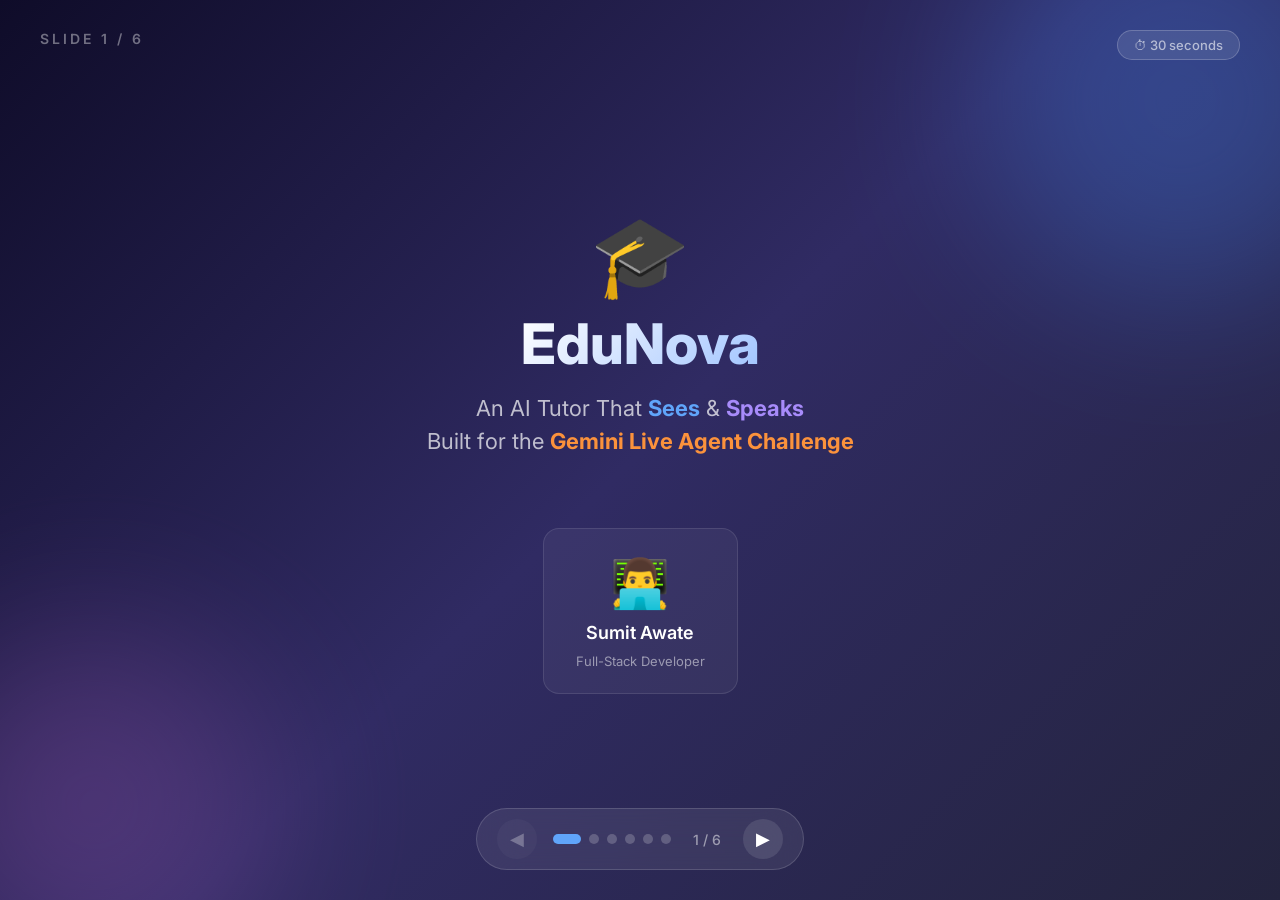
<file: presentation.html>
<!DOCTYPE html>
<html lang="en">
<head>
    <meta charset="UTF-8">
    <meta name="viewport" content="width=device-width, initial-scale=1.0">
    <title>EduNova — Hackathon Pitch Deck</title>
    <link href="https://fonts.googleapis.com/css2?family=Inter:wght@300;400;500;600;700;800;900&display=swap" rel="stylesheet">
    <style>
        /* ── Reset & Base ─────────────────────────────────────── */
        *, *::before, *::after { margin: 0; padding: 0; box-sizing: border-box; }
        html, body { height: 100%; overflow: hidden; font-family: 'Inter', sans-serif; background: #0a0a1a; color: #fff; }

        /* ── Slide Container ──────────────────────────────────── */
        .slide-container { position: relative; width: 100vw; height: 100vh; overflow: hidden; }

        .slide {
            position: absolute; inset: 0;
            display: flex; flex-direction: column; justify-content: center; align-items: center;
            padding: 60px 80px;
            opacity: 0; transform: translateX(60px);
            transition: opacity 0.6s ease, transform 0.6s ease;
            pointer-events: none;
        }
        .slide.active {
            opacity: 1; transform: translateX(0);
            pointer-events: all;
        }
        .slide.exit-left {
            opacity: 0; transform: translateX(-60px);
        }

        /* ── Backgrounds ──────────────────────────────────────── */
        .bg-gradient-1 { background: linear-gradient(135deg, #0f0c29, #302b63, #24243e); }
        .bg-gradient-2 { background: linear-gradient(135deg, #1a1a2e, #16213e, #0f3460); }
        .bg-gradient-3 { background: linear-gradient(135deg, #0d1117, #161b22, #1a2332); }
        .bg-gradient-4 { background: linear-gradient(135deg, #1b1b3a, #2d2d5e, #1b1b3a); }
        .bg-gradient-5 { background: linear-gradient(135deg, #0a192f, #112240, #1d3557); }
        .bg-gradient-6 { background: linear-gradient(135deg, #0f0c29, #302b63, #24243e); }

        /* Animated gradient orbs */
        .orb {
            position: absolute; border-radius: 50%; filter: blur(80px); opacity: 0.3;
            animation: float 8s ease-in-out infinite;
        }
        .orb-1 { width: 400px; height: 400px; background: #4285f4; top: -100px; right: -100px; animation-delay: 0s; }
        .orb-2 { width: 350px; height: 350px; background: #9b59b6; bottom: -80px; left: -80px; animation-delay: 2s; }
        .orb-3 { width: 300px; height: 300px; background: #00d2ff; top: 50%; left: 50%; animation-delay: 4s; }

        @keyframes float {
            0%, 100% { transform: translate(0, 0) scale(1); }
            33% { transform: translate(30px, -30px) scale(1.05); }
            66% { transform: translate(-20px, 20px) scale(0.95); }
        }

        /* ── Typography ───────────────────────────────────────── */
        .slide-number {
            position: absolute; top: 30px; left: 40px;
            font-size: 14px; font-weight: 600; text-transform: uppercase;
            letter-spacing: 3px; color: rgba(255,255,255,0.4);
        }
        .timer-badge {
            position: absolute; top: 30px; right: 40px;
            background: rgba(255,255,255,0.1); border: 1px solid rgba(255,255,255,0.2);
            border-radius: 20px; padding: 6px 16px;
            font-size: 13px; font-weight: 500; color: rgba(255,255,255,0.6);
        }
        .slide-title {
            font-size: 56px; font-weight: 800; line-height: 1.1;
            background: linear-gradient(135deg, #fff, #a0c4ff);
            -webkit-background-clip: text; -webkit-text-fill-color: transparent;
            background-clip: text; text-align: center; margin-bottom: 16px;
        }
        .slide-subtitle {
            font-size: 22px; font-weight: 400; color: rgba(255,255,255,0.7);
            text-align: center; max-width: 700px; line-height: 1.5; margin-bottom: 40px;
        }
        .highlight { color: #60a5fa; -webkit-text-fill-color: #60a5fa; font-weight: 700; }
        .highlight-green { color: #34d399; -webkit-text-fill-color: #34d399; font-weight: 700; }
        .highlight-purple { color: #a78bfa; -webkit-text-fill-color: #a78bfa; font-weight: 700; }
        .highlight-orange { color: #fb923c; -webkit-text-fill-color: #fb923c; font-weight: 700; }

        /* ── Slide 1: Intro ───────────────────────────────────── */
        .logo-big { font-size: 80px; margin-bottom: 10px; }
        .team-grid {
            display: flex; gap: 40px; margin-top: 30px; flex-wrap: wrap; justify-content: center;
        }
        .team-member {
            display: flex; flex-direction: column; align-items: center; gap: 10px;
            background: rgba(255,255,255,0.05); border: 1px solid rgba(255,255,255,0.1);
            border-radius: 16px; padding: 24px 32px; min-width: 180px;
            transition: transform 0.3s, background 0.3s;
        }
        .team-member:hover { transform: translateY(-4px); background: rgba(255,255,255,0.08); }
        .team-avatar { font-size: 48px; }
        .team-name { font-size: 18px; font-weight: 600; }
        .team-role { font-size: 13px; color: rgba(255,255,255,0.5); }

        /* ── Slide 2: Problem ─────────────────────────────────── */
        .problem-stats {
            display: grid; grid-template-columns: repeat(3, 1fr); gap: 24px;
            margin-top: 30px; max-width: 900px; width: 100%;
        }
        .stat-card {
            background: rgba(255,255,255,0.05); border: 1px solid rgba(255,255,255,0.1);
            border-radius: 16px; padding: 28px; text-align: center;
        }
        .stat-number {
            font-size: 42px; font-weight: 800;
            background: linear-gradient(135deg, #f97316, #ef4444);
            -webkit-background-clip: text; -webkit-text-fill-color: transparent;
            background-clip: text;
        }
        .stat-label { font-size: 14px; color: rgba(255,255,255,0.6); margin-top: 8px; line-height: 1.4; }

        /* ── Slide 3: Impact ──────────────────────────────────── */
        .impact-grid {
            display: grid; grid-template-columns: repeat(2, 1fr); gap: 20px;
            margin-top: 30px; max-width: 850px; width: 100%;
        }
        .impact-card {
            background: rgba(255,255,255,0.05); border: 1px solid rgba(255,255,255,0.1);
            border-radius: 16px; padding: 24px; display: flex; gap: 16px; align-items: flex-start;
        }
        .impact-icon { font-size: 36px; flex-shrink: 0; }
        .impact-text h3 { font-size: 18px; font-weight: 600; margin-bottom: 6px; }
        .impact-text p { font-size: 14px; color: rgba(255,255,255,0.6); line-height: 1.5; }

        /* ── Slide 4: Product ─────────────────────────────────── */
        .usp-statement {
            font-size: 28px; font-weight: 600; text-align: center;
            max-width: 800px; line-height: 1.4; margin-bottom: 40px;
            color: rgba(255,255,255,0.9);
        }
        .features-row {
            display: flex; gap: 24px; max-width: 1000px; width: 100%;
        }
        .feature-card {
            flex: 1; background: rgba(255,255,255,0.05);
            border: 1px solid rgba(255,255,255,0.1);
            border-radius: 20px; padding: 32px; text-align: center;
            transition: transform 0.3s, border-color 0.3s;
        }
        .feature-card:hover { transform: translateY(-6px); border-color: rgba(96,165,250,0.4); }
        .feature-icon { font-size: 48px; margin-bottom: 16px; }
        .feature-title { font-size: 20px; font-weight: 700; margin-bottom: 10px; }
        .feature-desc { font-size: 14px; color: rgba(255,255,255,0.6); line-height: 1.5; }

        /* ── Slide 5: Demo ────────────────────────────────────── */
        .demo-content { max-width: 1000px; width: 100%; }
        .demo-flow {
            display: flex; align-items: center; justify-content: center;
            gap: 16px; margin-top: 30px; flex-wrap: wrap;
        }
        .demo-step {
            background: rgba(255,255,255,0.05); border: 1px solid rgba(255,255,255,0.15);
            border-radius: 16px; padding: 20px 24px; text-align: center; min-width: 160px;
            position: relative;
        }
        .demo-step-num {
            position: absolute; top: -12px; left: 50%; transform: translateX(-50%);
            background: #4285f4; color: #fff; font-size: 12px; font-weight: 700;
            width: 24px; height: 24px; border-radius: 50%;
            display: flex; align-items: center; justify-content: center;
        }
        .demo-step-icon { font-size: 32px; margin-bottom: 8px; }
        .demo-step-label { font-size: 13px; font-weight: 600; }
        .demo-arrow { font-size: 24px; color: rgba(255,255,255,0.3); }
        .tech-badges {
            display: flex; gap: 12px; justify-content: center; margin-top: 36px; flex-wrap: wrap;
        }
        .tech-badge {
            background: rgba(255,255,255,0.08); border: 1px solid rgba(255,255,255,0.15);
            border-radius: 20px; padding: 8px 18px; font-size: 13px; font-weight: 500;
            color: rgba(255,255,255,0.7);
        }

        /* ── Slide 6: Wrap Up ─────────────────────────────────── */
        .wrapup-points {
            display: flex; flex-direction: column; gap: 20px; margin-top: 30px;
            max-width: 700px; width: 100%;
        }
        .wrapup-point {
            display: flex; align-items: center; gap: 16px;
            background: rgba(255,255,255,0.05); border: 1px solid rgba(255,255,255,0.1);
            border-radius: 14px; padding: 20px 28px;
        }
        .wrapup-icon { font-size: 32px; }
        .wrapup-text { font-size: 18px; font-weight: 500; line-height: 1.4; }
        .cta {
            margin-top: 40px; font-size: 26px; font-weight: 700;
            background: linear-gradient(135deg, #60a5fa, #a78bfa);
            -webkit-background-clip: text; -webkit-text-fill-color: transparent;
            background-clip: text;
        }

        /* ── Navigation ───────────────────────────────────────── */
        .nav-bar {
            position: fixed; bottom: 30px; left: 50%; transform: translateX(-50%);
            display: flex; align-items: center; gap: 16px;
            background: rgba(255,255,255,0.08); backdrop-filter: blur(20px);
            border: 1px solid rgba(255,255,255,0.15);
            border-radius: 50px; padding: 10px 20px; z-index: 100;
        }
        .nav-btn {
            background: rgba(255,255,255,0.1); border: none; color: #fff;
            width: 40px; height: 40px; border-radius: 50%; cursor: pointer;
            font-size: 18px; display: flex; align-items: center; justify-content: center;
            transition: background 0.2s;
        }
        .nav-btn:hover { background: rgba(255,255,255,0.2); }
        .nav-btn:disabled { opacity: 0.3; cursor: default; }
        .nav-dots { display: flex; gap: 8px; }
        .nav-dot {
            width: 10px; height: 10px; border-radius: 50%;
            background: rgba(255,255,255,0.2); transition: all 0.3s; cursor: pointer;
        }
        .nav-dot.active { background: #60a5fa; width: 28px; border-radius: 5px; }
        .slide-counter { font-size: 14px; color: rgba(255,255,255,0.5); font-weight: 500; min-width: 40px; text-align: center;}

        /* ── Architecture Diagram (text-based) ────────────────── */
        .arch-box {
            background: rgba(255,255,255,0.04); border: 1px solid rgba(255,255,255,0.12);
            border-radius: 12px; padding: 16px 20px; text-align: center;
            font-size: 14px; font-weight: 500;
        }
        .arch-row { display: flex; gap: 16px; justify-content: center; align-items: center; margin-bottom: 12px; }
        .arch-arrow { color: rgba(255,255,255,0.3); font-size: 20px; }

        /* ── Animations for slide content ─────────────────────── */
        .slide.active .fade-up {
            animation: fadeUp 0.6s ease forwards;
        }
        .slide.active .fade-up-delay-1 { animation-delay: 0.15s; opacity: 0; }
        .slide.active .fade-up-delay-2 { animation-delay: 0.3s; opacity: 0; }
        .slide.active .fade-up-delay-3 { animation-delay: 0.45s; opacity: 0; }
        .slide.active .fade-up-delay-4 { animation-delay: 0.6s; opacity: 0; }

        @keyframes fadeUp {
            from { opacity: 0; transform: translateY(24px); }
            to { opacity: 1; transform: translateY(0); }
        }

        /* ── Responsive ───────────────────────────────────────── */
        @media (max-width: 768px) {
            .slide { padding: 40px 24px; }
            .slide-title { font-size: 36px; }
            .slide-subtitle { font-size: 16px; }
            .problem-stats { grid-template-columns: 1fr; }
            .impact-grid { grid-template-columns: 1fr; }
            .features-row { flex-direction: column; }
            .demo-flow { flex-direction: column; }
            .demo-arrow { transform: rotate(90deg); }
            .team-grid { flex-direction: column; align-items: center; }
        }
    </style>
</head>
<body>

<div class="slide-container">

    <!-- ═══════════════════════════════════════════════════════════
         SLIDE 1 — INTRO (30 seconds)
         ═══════════════════════════════════════════════════════ -->
    <div class="slide bg-gradient-1 active" data-slide="0">
        <div class="orb orb-1"></div>
        <div class="orb orb-2"></div>
        <span class="slide-number">Slide 1 / 6</span>
        <span class="timer-badge">⏱ 30 seconds</span>

        <div class="logo-big fade-up">🎓</div>
        <h1 class="slide-title fade-up fade-up-delay-1">EduNova</h1>
        <p class="slide-subtitle fade-up fade-up-delay-2">
            An AI Tutor That <span class="highlight">Sees</span> &amp; <span class="highlight-purple">Speaks</span><br>
            Built for the <span class="highlight-orange">Gemini Live Agent Challenge</span>
        </p>

        <div class="team-grid fade-up fade-up-delay-3">
            <div class="team-member">
                <div class="team-avatar">👨‍💻</div>
                <div class="team-name">Sumit Awate</div>
                <div class="team-role">Full-Stack Developer</div>
            </div>
            <!-- Add more team members here if needed -->
            <!--
            <div class="team-member">
                <div class="team-avatar">👩‍💻</div>
                <div class="team-name">Team Member 2</div>
                <div class="team-role">Role / Location</div>
            </div>
            -->
        </div>
    </div>

    <!-- ═══════════════════════════════════════════════════════════
         SLIDE 2 — PROBLEM STATEMENT (30 seconds)
         ═══════════════════════════════════════════════════════ -->
    <div class="slide bg-gradient-2" data-slide="1">
        <div class="orb orb-1" style="background:#ef4444;"></div>
        <div class="orb orb-2" style="background:#f97316;"></div>
        <span class="slide-number">Slide 2 / 6</span>
        <span class="timer-badge">⏱ 30 seconds</span>

        <h1 class="slide-title fade-up">The Problem</h1>
        <p class="slide-subtitle fade-up fade-up-delay-1">
            Millions of students lack access to <span class="highlight-orange">personalized, real-time tutoring</span>
            — especially in their own language.
        </p>

        <div class="problem-stats fade-up fade-up-delay-2">
            <div class="stat-card">
                <div class="stat-number">1.5B+</div>
                <div class="stat-label">Students worldwide without access to quality tutoring</div>
            </div>
            <div class="stat-card">
                <div class="stat-number">$50–100/hr</div>
                <div class="stat-label">Average cost of a private tutor — out of reach for most families</div>
            </div>
            <div class="stat-card">
                <div class="stat-number">90%</div>
                <div class="stat-label">Of AI tutors are text-only — no voice, no vision, no real interaction</div>
            </div>
        </div>
    </div>

    <!-- ═══════════════════════════════════════════════════════════
         SLIDE 3 — IMPACT (30 seconds)
         ═══════════════════════════════════════════════════════ -->
    <div class="slide bg-gradient-3" data-slide="2">
        <div class="orb orb-1" style="background:#34d399;"></div>
        <div class="orb orb-2" style="background:#06b6d4;"></div>
        <span class="slide-number">Slide 3 / 6</span>
        <span class="timer-badge">⏱ 30 seconds</span>

        <h1 class="slide-title fade-up">Impact</h1>
        <p class="slide-subtitle fade-up fade-up-delay-1">
            EduNova transforms how students learn — making <span class="highlight-green">world-class tutoring</span> accessible to everyone.
        </p>

        <div class="impact-grid fade-up fade-up-delay-2">
            <div class="impact-card">
                <div class="impact-icon">🌍</div>
                <div class="impact-text">
                    <h3>Democratize Education</h3>
                    <p>Free, 24/7 AI tutoring in 20+ languages — no cost barrier, no scheduling conflicts.</p>
                </div>
            </div>
            <div class="impact-card">
                <div class="impact-icon">📈</div>
                <div class="impact-text">
                    <h3>Showcase Gemini 2.5 Flash</h3>
                    <p>Demonstrates real-time native audio + vision AI in education — a flagship use case for Google's platform.</p>
                </div>
            </div>
            <div class="impact-card">
                <div class="impact-icon">🎯</div>
                <div class="impact-text">
                    <h3>Deeper Learning</h3>
                    <p>Guided learning + voice + vision = students learn by doing, with step-by-step solutions.</p>
                </div>
            </div>
            <div class="impact-card">
                <div class="impact-icon">🚀</div>
                <div class="impact-text">
                    <h3>Scalable &amp; Cloud-Native</h3>
                    <p>Runs on Google Cloud Run with Terraform IaC — scales from 1 to millions of students.</p>
                </div>
            </div>
        </div>
    </div>

    <!-- ═══════════════════════════════════════════════════════════
         SLIDE 4 — PRODUCT (1 minute)
         ═══════════════════════════════════════════════════════ -->
    <div class="slide bg-gradient-4" data-slide="3">
        <div class="orb orb-1" style="background:#a78bfa;"></div>
        <div class="orb orb-2" style="background:#4285f4;"></div>
        <div class="orb orb-3" style="background:#818cf8;"></div>
        <span class="slide-number">Slide 4 / 6</span>
        <span class="timer-badge">⏱ 1 minute</span>

        <h1 class="slide-title fade-up">The Product</h1>
        <p class="usp-statement fade-up fade-up-delay-1">
            "Talk to your tutor, show your homework, get guided to the answer —
            <span class="highlight">in your own language, in real time.</span>"
        </p>

        <div class="features-row fade-up fade-up-delay-2">
            <div class="feature-card">
                <div class="feature-icon">🗣️</div>
                <div class="feature-title">Real-Time Voice</div>
                <div class="feature-desc">
                    Natural, interruptible conversation powered by Gemini 2.5 Flash Native Audio.
                    Speak and hear responses instantly — like talking to a real tutor.
                </div>
            </div>
            <div class="feature-card">
                <div class="feature-icon">📸</div>
                <div class="feature-title">Vision-Enabled</div>
                <div class="feature-desc">
                    Point your camera at homework or upload an image.
                    Analyzed by Gemini 2.5 Flash vision model — solves problems step by step.
                </div>
            </div>
            <div class="feature-card">
                <div class="feature-icon">🧠</div>
                <div class="feature-title">Guided Learning</div>
                <div class="feature-desc">
                    Explains concepts with hints and analogies first, then walks through
                    the complete solution step by step — building real understanding.
                </div>
            </div>
        </div>
    </div>

    <!-- ═══════════════════════════════════════════════════════════
         SLIDE 5 — DEMO (2 minutes)
         ═══════════════════════════════════════════════════════ -->
    <div class="slide bg-gradient-5" data-slide="4">
        <div class="orb orb-1" style="background:#06b6d4;"></div>
        <div class="orb orb-2" style="background:#4285f4;"></div>
        <span class="slide-number">Slide 5 / 6</span>
        <span class="timer-badge">⏱ 2 minutes — Live Demo</span>

        <h1 class="slide-title fade-up">Live Demo</h1>
        <p class="slide-subtitle fade-up fade-up-delay-1">
            The complete user journey — from sign-in to real-time tutoring
        </p>

        <div class="demo-content fade-up fade-up-delay-2">
            <!-- User flow -->
            <div class="demo-flow">
                <div class="demo-step">
                    <div class="demo-step-num">1</div>
                    <div class="demo-step-icon">🔐</div>
                    <div class="demo-step-label">Sign Up / Login</div>
                </div>
                <div class="demo-arrow">→</div>
                <div class="demo-step">
                    <div class="demo-step-num">2</div>
                    <div class="demo-step-icon">📚</div>
                    <div class="demo-step-label">Pick Subject</div>
                </div>
                <div class="demo-arrow">→</div>
                <div class="demo-step">
                    <div class="demo-step-num">3</div>
                    <div class="demo-step-icon">🎙️</div>
                    <div class="demo-step-label">Ask via Voice</div>
                </div>
                <div class="demo-arrow">→</div>
                <div class="demo-step">
                    <div class="demo-step-num">4</div>
                    <div class="demo-step-icon">📷</div>
                    <div class="demo-step-label">Show Homework</div>
                </div>
                <div class="demo-arrow">→</div>
                <div class="demo-step">
                    <div class="demo-step-num">5</div>
                    <div class="demo-step-icon">💡</div>
                    <div class="demo-step-label">Get Guided</div>
                </div>
            </div>

            <!-- Architecture -->
            <div style="margin-top: 40px;">
                <div class="arch-row">
                    <div class="arch-box" style="border-color: rgba(96,165,250,0.3);">🌐 Browser — Mic + Camera + Chat UI</div>
                </div>
                <div class="arch-row"><div class="arch-arrow">↕ WebSocket (wss://)</div></div>
                <div class="arch-row">
                    <div class="arch-box" style="border-color: rgba(167,139,250,0.3);">☁️ Cloud Run — FastAPI + ADK Agent + Tools</div>
                </div>
                <div class="arch-row"><div class="arch-arrow">↕ Bidirectional Streaming</div></div>
                <div class="arch-row">
                    <div class="arch-box" style="border-color: rgba(52,211,153,0.3);">🤖 Gemini 2.5 Flash — Native Audio (Voice) + Vision (Image Analysis)</div>
                </div>
            </div>

            <!-- Tech stack badges -->
            <div class="tech-badges">
                <span class="tech-badge">Gemini 2.5 Flash</span>
                <span class="tech-badge">Google ADK</span>
                <span class="tech-badge">FastAPI</span>
                <span class="tech-badge">WebSockets</span>
                <span class="tech-badge">Cloud Run</span>
                <span class="tech-badge">Firestore</span>
                <span class="tech-badge">Terraform</span>
                <span class="tech-badge">Docker</span>
            </div>
        </div>
    </div>

    <!-- ═══════════════════════════════════════════════════════════
         SLIDE 6 — WRAP UP (30 seconds)
         ═══════════════════════════════════════════════════════ -->
    <div class="slide bg-gradient-6" data-slide="5">
        <div class="orb orb-1"></div>
        <div class="orb orb-2"></div>
        <div class="orb orb-3"></div>
        <span class="slide-number">Slide 6 / 6</span>
        <span class="timer-badge">⏱ 30 seconds</span>

        <div class="logo-big fade-up">🎓</div>
        <h1 class="slide-title fade-up fade-up-delay-1">Why EduNova?</h1>

        <div class="wrapup-points fade-up fade-up-delay-2">
            <div class="wrapup-point">
                <div class="wrapup-icon">🌍</div>
                <div class="wrapup-text">
                    <span class="highlight-green" style="-webkit-text-fill-color: #34d399;">Market Fit:</span>
                    1.5B+ students need affordable, personalized tutoring — EduNova delivers it for free, in 20+ languages.
                </div>
            </div>
            <div class="wrapup-point">
                <div class="wrapup-icon">⚡</div>
                <div class="wrapup-text">
                    <span class="highlight" style="-webkit-text-fill-color: #60a5fa;">USP:</span>
                    The only AI tutor with real-time voice + camera vision + guided learning — a truly human-like learning experience.
                </div>
            </div>
            <div class="wrapup-point">
                <div class="wrapup-icon">🚀</div>
                <div class="wrapup-text">
                    <span class="highlight-purple" style="-webkit-text-fill-color: #a78bfa;">Impact:</span>
                    Showcases Gemini Live API's full power — multimodal, real-time, and production-ready on Google Cloud.
                </div>
            </div>
        </div>

        <div class="cta fade-up fade-up-delay-3">Thank you! Questions? 🙌</div>
    </div>

</div>

<!-- ── Navigation Bar ─────────────────────────────────────────── -->
<div class="nav-bar">
    <button class="nav-btn" id="prevBtn" disabled>◀</button>
    <div class="nav-dots" id="navDots"></div>
    <div class="slide-counter" id="slideCounter">1 / 6</div>
    <button class="nav-btn" id="nextBtn">▶</button>
</div>

<script>
    (() => {
        const slides = document.querySelectorAll('.slide');
        const totalSlides = slides.length;
        let current = 0;

        const prevBtn = document.getElementById('prevBtn');
        const nextBtn = document.getElementById('nextBtn');
        const navDots = document.getElementById('navDots');
        const slideCounter = document.getElementById('slideCounter');

        // Create dots
        for (let i = 0; i < totalSlides; i++) {
            const dot = document.createElement('div');
            dot.className = 'nav-dot' + (i === 0 ? ' active' : '');
            dot.addEventListener('click', () => goToSlide(i));
            navDots.appendChild(dot);
        }

        function goToSlide(index) {
            if (index < 0 || index >= totalSlides || index === current) return;

            const direction = index > current ? 1 : -1;
            slides[current].classList.remove('active');
            slides[current].classList.add(direction > 0 ? 'exit-left' : '');

            // Remove exit class after transition
            setTimeout(() => {
                slides[current].classList.remove('exit-left');
            }, 600);

            current = index;
            slides[current].classList.add('active');

            // Update dots
            document.querySelectorAll('.nav-dot').forEach((d, i) => {
                d.classList.toggle('active', i === current);
            });

            // Update buttons
            prevBtn.disabled = current === 0;
            nextBtn.disabled = current === totalSlides - 1;
            slideCounter.textContent = `${current + 1} / ${totalSlides}`;
        }

        prevBtn.addEventListener('click', () => goToSlide(current - 1));
        nextBtn.addEventListener('click', () => goToSlide(current + 1));

        // Keyboard navigation
        document.addEventListener('keydown', (e) => {
            if (e.key === 'ArrowRight' || e.key === ' ') {
                e.preventDefault();
                goToSlide(current + 1);
            } else if (e.key === 'ArrowLeft') {
                e.preventDefault();
                goToSlide(current - 1);
            }
        });
    })();
</script>

</body>
</html>
</file>
